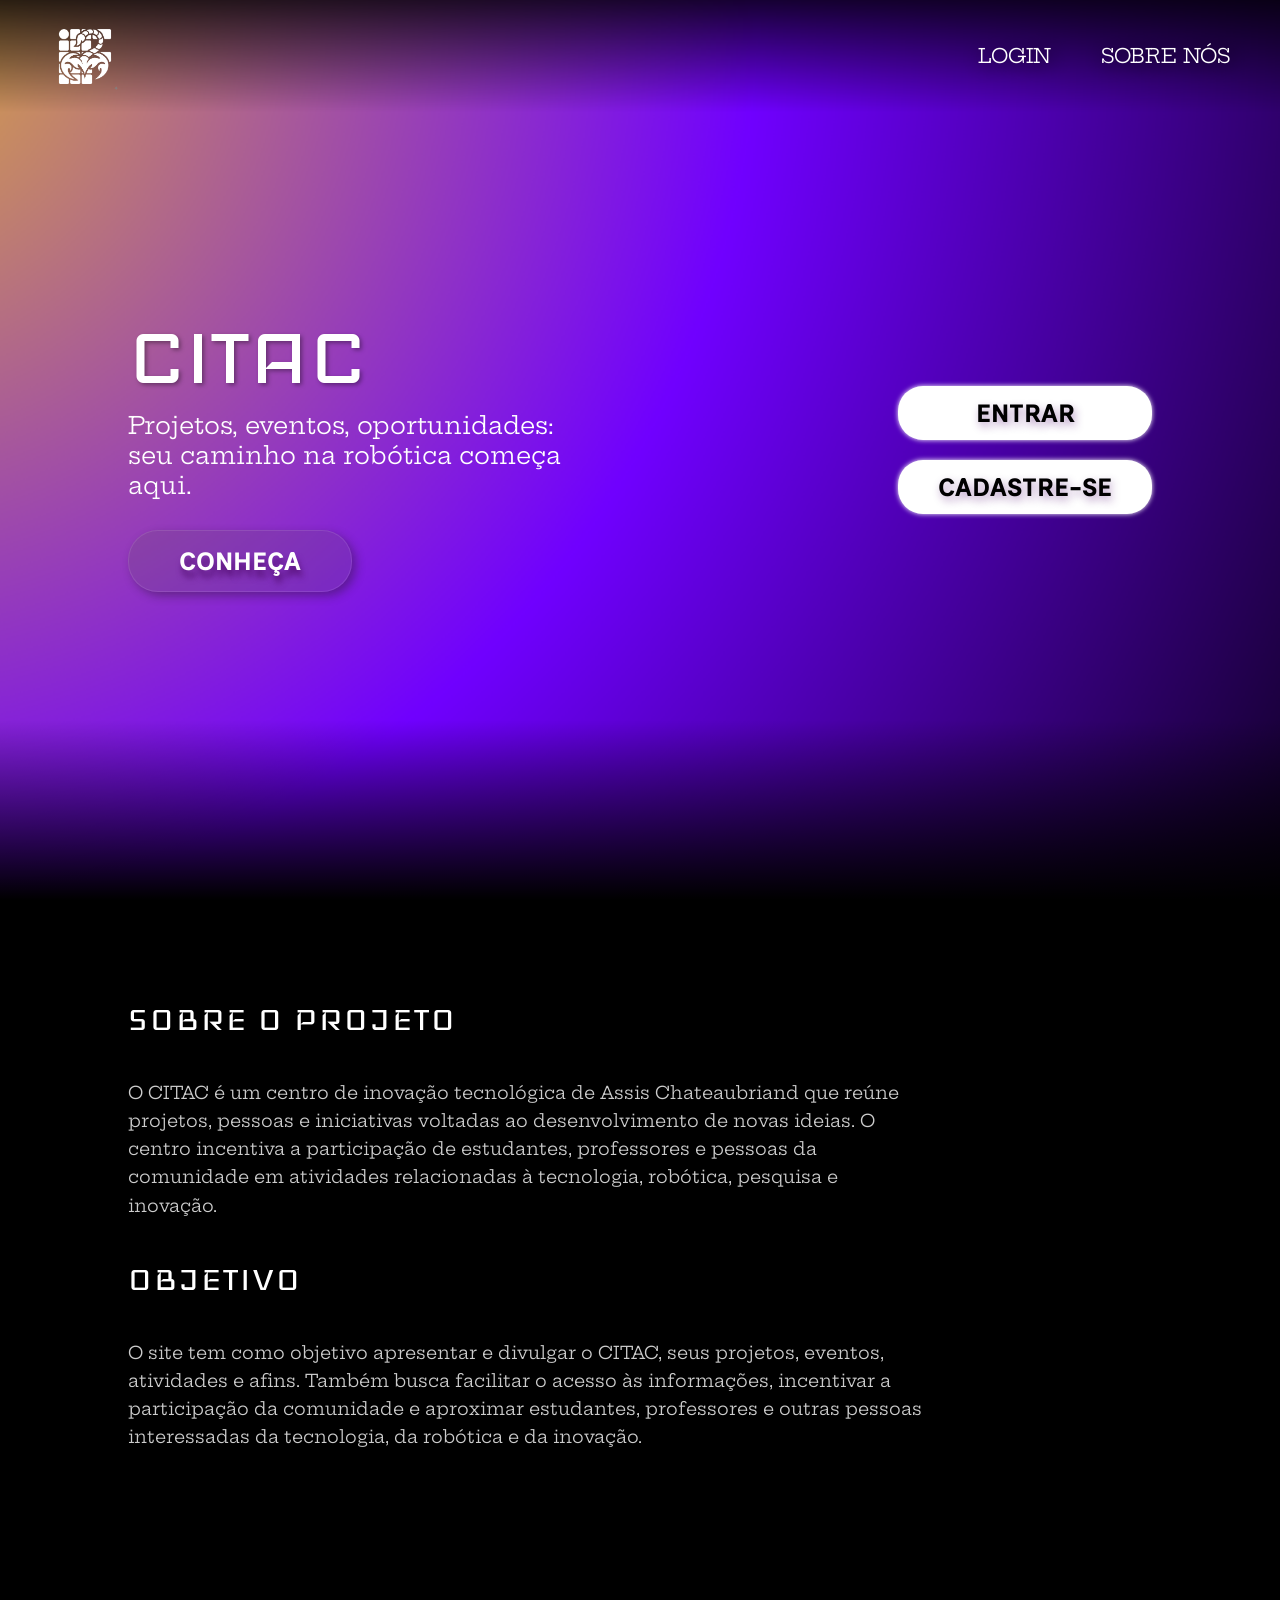
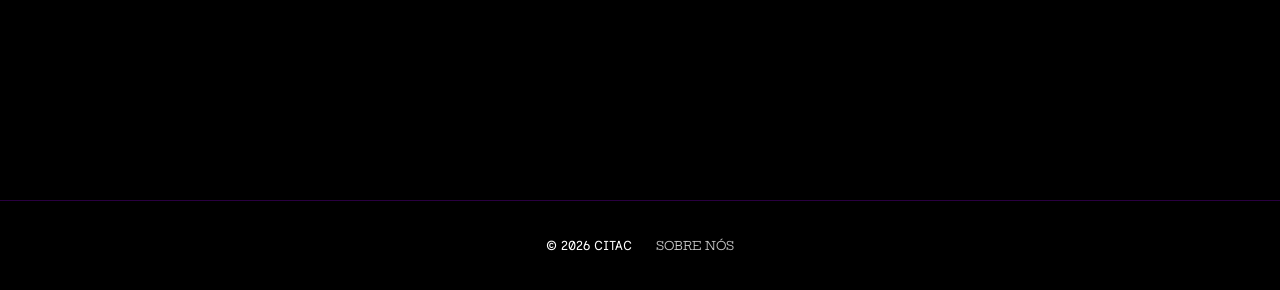
<file: Meu PFC/index.html>
<!DOCTYPE html>
<html lang="pt-br">
<head>
    <meta charset="UTF-8">
    <meta name="viewport" content="width=device-width, initial-scale=1.0">
    <title>CITAC</title>

    <link rel="stylesheet" href="style.css">

    <link href="https://fonts.googleapis.com/css?family=Inclusive+Sans" rel="stylesheet">
    <link href="https://fonts.googleapis.com/css?family=Iceland" rel="stylesheet">
    <link href="https://fonts.googleapis.com/css?family=Hepta+Slab" rel="stylesheet">
</head>

<body>

    <header>
        <img class="logo" src="Imagens/Gemini_Generated_Image_cf665ucf665ucf66-removebg-preview.png" width="70" alt="Logo CITAC">

        <nav class="navegacao">
            <a href="login.html"><h3>LOGIN</h3></a>
            <a href="sobre-nos.html"><h3>SOBRE NÓS</h3></a>
        </nav>
    </header>

    <div class="hero-background"></div>

    <section class="hero-container">

        <div class="hero-left">
            <h1 class="hero-title">CITAC</h1>

            <p class="hero-subtitle">
                Projetos, eventos, oportunidades: seu caminho na robótica começa aqui.
            </p>

            <a href="#sobre-projeto" class="btn-discover">CONHEÇA</a>
        </div>

        <div class="hero-right">
            <a href="login.html" class="btn-primary">ENTRAR</a>
            <a href="cadastro.html" class="btn-secondary">CADASTRE-SE</a>
        </div>

    </section>

    <section class="content-section">

        <div class="content-wrapper">

            <h2 id="sobre-projeto" class="section-title">SOBRE O PROJETO</h2>

            <p class="section-text">
                O CITAC é um centro de inovação tecnológica de Assis Chateaubriand que reúne projetos, pessoas e iniciativas voltadas ao desenvolvimento de novas ideias. O centro incentiva a participação de estudantes, professores e pessoas da comunidade em atividades relacionadas à tecnologia, robótica, pesquisa e inovação.
            </p>

            <h2 class="section-title">OBJETIVO</h2>

            <p class="section-text">
                O site tem como objetivo apresentar e divulgar o CITAC, seus projetos, eventos, atividades e afins. Também busca facilitar o acesso às informações, incentivar a participação da comunidade e aproximar estudantes, professores e outras pessoas interessadas da tecnologia, da robótica e da inovação.
            </p>

        </div>

    </section>

    <footer class="site-footer">
        <p>&copy; 2026 CITAC</p>
        <a href="sobre-nos.html">SOBRE NÓS</a>
    </footer>

</body>
</html>
</file>
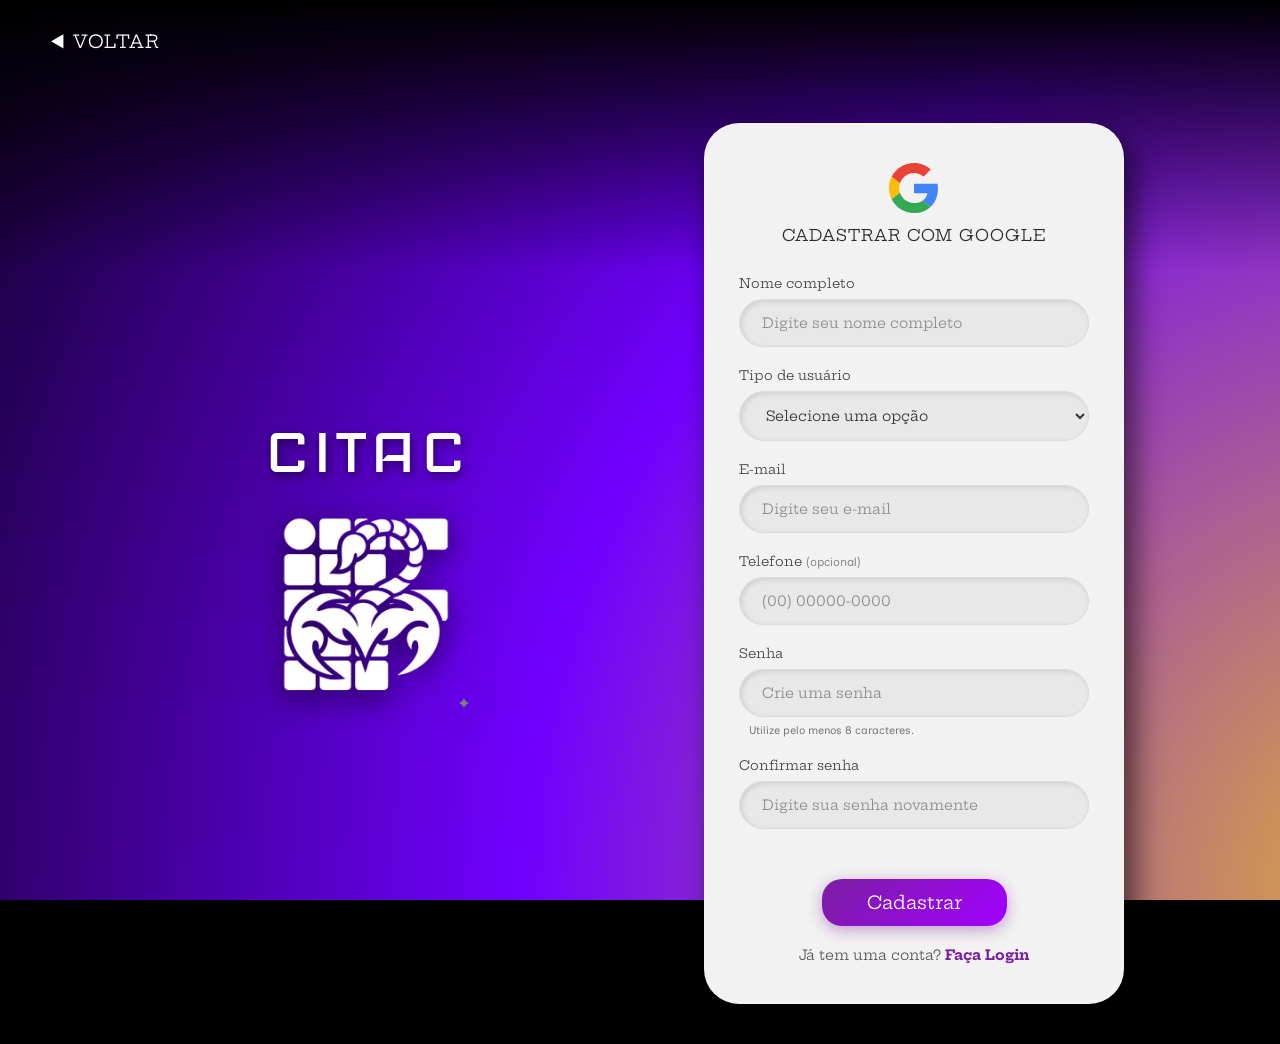
<file: Meu PFC/cadastro.html>
<!DOCTYPE html>
<html lang="pt-br">
<head>
    <meta charset="UTF-8">
    <meta name="viewport" content="width=device-width, initial-scale=1.0">
    <title>CITAC - Cadastro</title>

    <link rel="stylesheet" href="login.css">

    <link href="https://fonts.googleapis.com/css?family=Inclusive+Sans" rel="stylesheet">
    <link href="https://fonts.googleapis.com/css?family=Iceland" rel="stylesheet">
    <link href="https://fonts.googleapis.com/css?family=Hepta+Slab" rel="stylesheet">
</head>

<body>

    <div class="hero-background-inverted"></div>

    <header class="login-header">
        <a href="index.html" class="btn-voltar">
            &#9664; VOLTAR
        </a>
    </header>

    <main class="login-container">

        <div class="brand-section">
            <h1 class="brand-title">CITAC</h1>

            <img
                src="Imagens/Gemini_Generated_Image_cf665ucf665ucf66-removebg-preview.png"
                alt="Logo CITAC"
                class="brand-logo"
            >
        </div>

        <div class="login-card">

            <button type="button" class="btn-google">
                <svg class="google-icon"
                    xmlns="http://www.w3.org/2000/svg"
                    viewBox="0 0 48 48">

                    <path fill="#EA4335" d="M24 9.5c3.54 0 6.71 1.22 9.21 3.6l6.85-6.85C35.9 2.38 30.47 0 24 0 14.62 0 6.51 5.38 2.56 13.22l7.98 6.19C12.43 13.72 17.74 9.5 24 9.5z"/>

                    <path fill="#4285F4" d="M46.98 24.55c0-1.57-.15-3.09-.38-4.55H24v9.02h12.94c-.58 2.96-2.26 5.48-4.78 7.18l7.73 6c4.51-4.18 7.09-10.36 7.09-17.65z"/>

                    <path fill="#FBBC05" d="M10.53 28.59c-.48-1.45-.76-2.99-.76-4.59s.27-3.14.76-4.59l-7.98-6.19C.92 16.46 0 20.12 0 24c0 3.88.92 7.54 2.56 10.78l7.97-6.19z"/>

                    <path fill="#34A853" d="M24 48c6.48 0 11.93-2.13 15.89-5.81l-7.73-6c-2.15 1.45-4.92 2.3-8.16 2.3-6.26 0-11.57-4.22-13.47-9.91l-7.98 6.19C6.51 42.62 14.62 48 24 48z"/>
                </svg>

                <span>CADASTRAR COM GOOGLE</span>
            </button>

            <form class="login-form" id="cadastroForm">

                <div class="input-group">
                    <label for="nome">Nome completo</label>

                    <input
                        type="text"
                        id="nome"
                        name="nome"
                        placeholder="Digite seu nome completo"
                        autocomplete="name"
                        required
                        minlength="3"
                    >
                </div>

                <div class="input-group">
                    <label for="tipo_usuario">Tipo de usuário</label>

                    <select
                        id="tipo_usuario"
                        name="tipo_usuario"
                        required
                    >
                        <option value="" disabled selected>
                            Selecione uma opção
                        </option>

                        <option value="aluno">Aluno</option>
                        <option value="professor">Professor</option>
                    </select>
                </div>

                <div class="input-group">
                    <label for="email">E-mail</label>

                    <input
                        type="email"
                        id="email"
                        name="email"
                        placeholder="Digite seu e-mail"
                        autocomplete="email"
                        required
                    >
                </div>

                <div class="input-group">
                    <label for="telefone">
                        Telefone
                        <span class="optional-label">(opcional)</span>
                    </label>

                    <input
                        type="tel"
                        id="telefone"
                        name="telefone"
                        placeholder="(00) 00000-0000"
                        autocomplete="tel"
                        inputmode="tel"
                    >
                </div>

                <div class="input-group">
                    <label for="senha">Senha</label>

                    <input
                        type="password"
                        id="senha"
                        name="senha"
                        placeholder="Crie uma senha"
                        autocomplete="new-password"
                        minlength="8"
                        required
                    >

                    <small class="field-hint">
                        Utilize pelo menos 8 caracteres.
                    </small>
                </div>

                <div class="input-group">
                    <label for="confirmar_senha">
                        Confirmar senha
                    </label>

                    <input
                        type="password"
                        id="confirmar_senha"
                        name="confirmar_senha"
                        placeholder="Digite sua senha novamente"
                        autocomplete="new-password"
                        minlength="8"
                        required
                    >
                </div>

                <p
                    id="mensagemCadastro"
                    class="form-message"
                    role="status"
                    aria-live="polite"
                ></p>

                <button type="submit" class="btn-submit">
                    Cadastrar
                </button>

            </form>

            <p class="switch-auth">
                Já tem uma conta?
                <a href="login.html">Faça Login</a>
            </p>

        </div>

    </main>

    <script>
        const formulario = document.getElementById("cadastroForm");

        const senha = document.getElementById("senha");

        const confirmarSenha = document.getElementById("confirmar_senha");

        const tipoUsuario = document.getElementById("tipo_usuario");

        const mensagem = document.getElementById("mensagemCadastro");


        function verificarSenhas() {

            if (confirmarSenha.value !== senha.value) {

                confirmarSenha.setCustomValidity(
                    "As senhas não coincidem."
                );

            } else {

                confirmarSenha.setCustomValidity("");

            }

        }


        senha.addEventListener("input", verificarSenhas);

        confirmarSenha.addEventListener("input", verificarSenhas);


        formulario.addEventListener("submit", function(event) {

            event.preventDefault();

            verificarSenhas();

            if (!formulario.checkValidity()) {

                formulario.reportValidity();

                return;

            }

            const tipo = tipoUsuario.value;

            if (tipo === "professor") {

                mensagem.textContent =
                    "Cadastro preenchido! A conta de professor precisará de aprovação antes de receber permissões especiais.";

            } else {

                mensagem.textContent =
                    "Formulário preenchido e validado! A integração com o sistema de cadastro ainda precisa ser realizada.";

            }

        });

    </script>

</body>
</html>
</file>
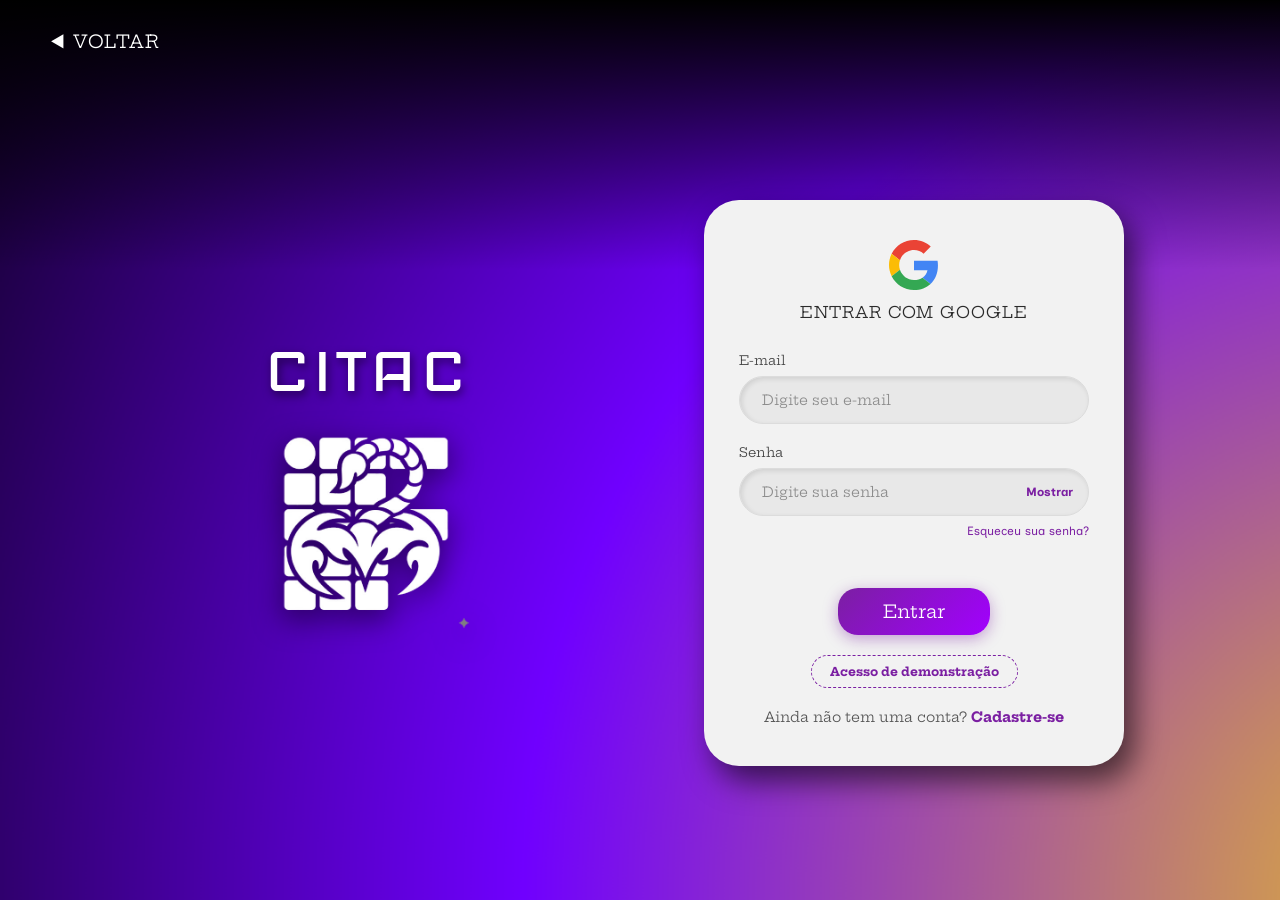
<file: Meu PFC/login.html>
<!DOCTYPE html>
<html lang="pt-br">

<head>
    <meta charset="UTF-8">
    <meta name="viewport" content="width=device-width, initial-scale=1.0">

    <title>CITAC - Login</title>

    <link rel="stylesheet" href="login.css">

    <link href="https://fonts.googleapis.com/css?family=Inclusive+Sans" rel="stylesheet">
    <link href="https://fonts.googleapis.com/css?family=Iceland" rel="stylesheet">
    <link href="https://fonts.googleapis.com/css?family=Hepta+Slab" rel="stylesheet">
</head>

<body>

    <div class="hero-background-inverted"></div>

    <header class="login-header">
        <a href="index.html" class="btn-voltar">
            &#9664; VOLTAR
        </a>
    </header>

    <main class="login-container">

        <div class="brand-section">

            <h1 class="brand-title">CITAC</h1>

            <img
                src="Imagens/Gemini_Generated_Image_cf665ucf665ucf66-removebg-preview.png"
                alt="Logo CITAC"
                class="brand-logo"
            >

        </div>

        <div class="login-card">

            <button type="button" class="btn-google">

                <svg
                    class="google-icon"
                    xmlns="http://www.w3.org/2000/svg"
                    viewBox="0 0 48 48"
                    aria-hidden="true"
                >

                    <path fill="#EA4335" d="M24 9.5c3.54 0 6.71 1.22 9.21 3.6l6.85-6.85C35.9 2.38 30.47 0 24 0 14.62 0 6.51 5.38 2.56 13.22l7.98 6.19C12.43 13.72 17.74 9.5 24 9.5z"/>

                    <path fill="#4285F4" d="M46.98 24.55c0-1.57-.15-3.09-.38-4.55H24v9.02h12.94c-.58 2.96-2.26 5.48-4.78 7.18l7.73 6c4.51-4.18 7.09-10.36 7.09-17.65z"/>

                    <path fill="#FBBC05" d="M10.53 28.59c-.48-1.45-.76-2.99-.76-4.59s.27-3.14.76-4.59l-7.98-6.19C.92 16.46 0 20.12 0 24c0 3.88.92 7.54 2.56 10.78l7.97-6.19z"/>

                    <path fill="#34A853" d="M24 48c6.48 0 11.93-2.13 15.89-5.81l-7.73-6c-2.15 1.45-4.92 2.3-8.16 2.3-6.26 0-11.57-4.22-13.47-9.91l-7.98 6.19C6.51 42.62 14.62 48 24 48z"/>

                </svg>

                <span>ENTRAR COM GOOGLE</span>

            </button>

            <form class="login-form" id="loginForm">

                <div class="input-group">

                    <label for="email">E-mail</label>

                    <input
                        type="email"
                        id="email"
                        name="email"
                        placeholder="Digite seu e-mail"
                        autocomplete="username"
                        required
                    >

                </div>

                <div class="input-group">

                    <label for="senha">Senha</label>

                    <div class="password-wrapper">

                        <input
                            type="password"
                            id="senha"
                            name="senha"
                            placeholder="Digite sua senha"
                            autocomplete="current-password"
                            required
                        >

                        <button
                            type="button"
                            class="toggle-password"
                            id="togglePassword"
                            aria-label="Mostrar senha"
                            aria-pressed="false"
                        >
                            Mostrar
                        </button>

                    </div>

                </div>

                <a
                    href="#"
                    class="forgot-password"
                    id="forgotPassword"
                >
                    Esqueceu sua senha?
                </a>

                <p
                    id="mensagemLogin"
                    class="form-message"
                    role="status"
                    aria-live="polite"
                ></p>

                <button type="submit" class="btn-submit">
                    Entrar
                </button>

            </form>

            <a href="painel.html" class="btn-demo">
                Acesso de demonstração
            </a>

            <p class="switch-auth">
                Ainda não tem uma conta?
                <a href="cadastro.html">Cadastre-se</a>
            </p>

        </div>

    </main>

    <script>

        const formulario = document.getElementById("loginForm");

        const campoSenha = document.getElementById("senha");

        const botaoSenha = document.getElementById("togglePassword");

        const mensagem = document.getElementById("mensagemLogin");

        const recuperarSenha = document.getElementById("forgotPassword");


        botaoSenha.addEventListener("click", function() {

            const senhaVisivel = campoSenha.type === "text";

            if (senhaVisivel) {

                campoSenha.type = "password";

                botaoSenha.textContent = "Mostrar";

                botaoSenha.setAttribute("aria-label", "Mostrar senha");

                botaoSenha.setAttribute("aria-pressed", "false");

            } else {

                campoSenha.type = "text";

                botaoSenha.textContent = "Ocultar";

                botaoSenha.setAttribute("aria-label", "Ocultar senha");

                botaoSenha.setAttribute("aria-pressed", "true");

            }

        });


        formulario.addEventListener("submit", function(event) {

            event.preventDefault();

            if (!formulario.checkValidity()) {

                formulario.reportValidity();

                return;

            }

            mensagem.textContent =
                "Campos preenchidos! A autenticação será disponibilizada após a integração com o servidor.";

        });


        recuperarSenha.addEventListener("click", function(event) {

            event.preventDefault();

            mensagem.textContent =
                "A recuperação de senha estará disponível após a integração com o servidor.";

        });

    </script>

</body>

</html>
</file>
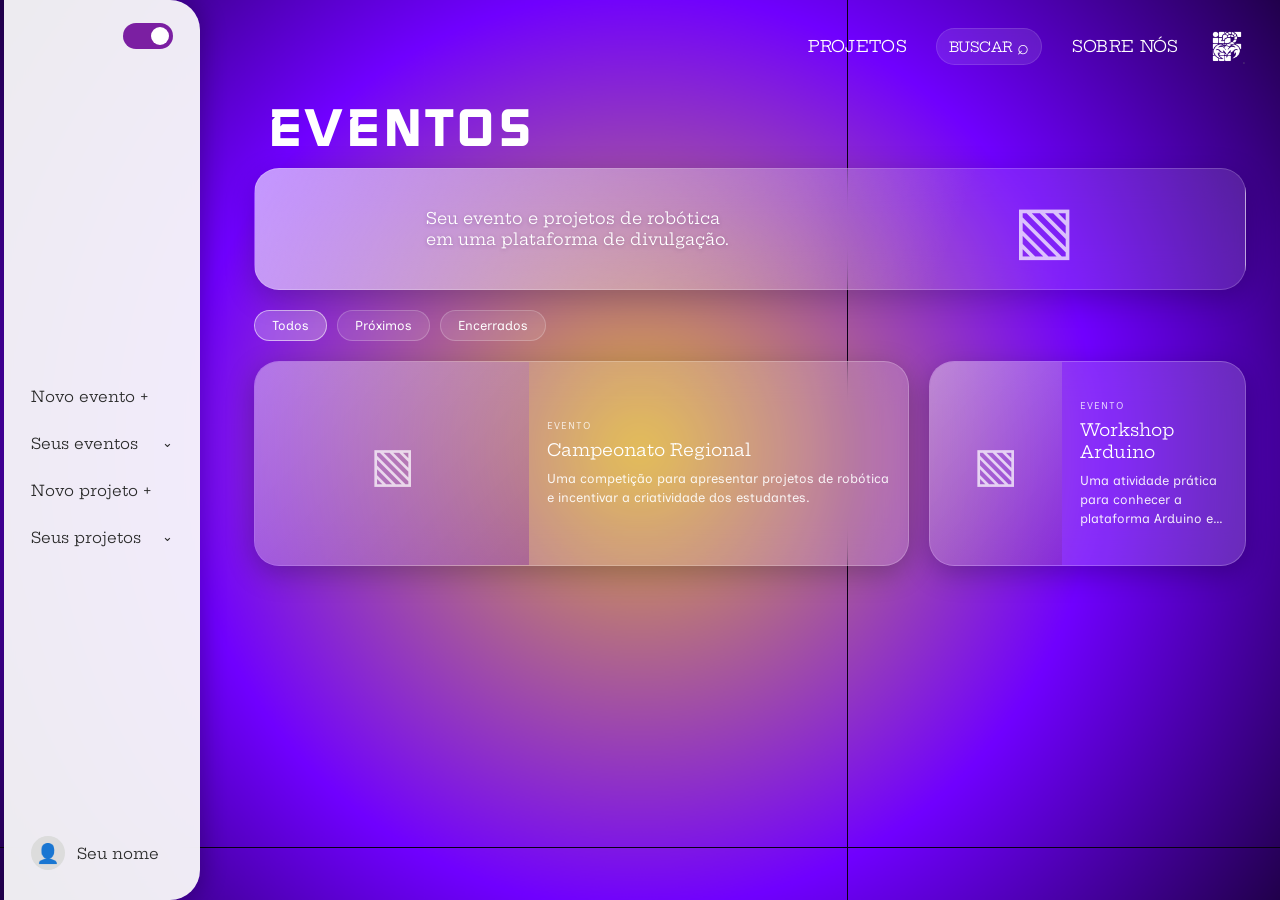
<file: Meu PFC/painel.html>
<!DOCTYPE html>
<html lang="pt-br">
<head>
    <meta charset="UTF-8">
    <meta name="viewport" content="width=device-width, initial-scale=1.0">
    <title>CITAC - Painel Principal</title>

    <link rel="stylesheet" href="painel.css">

    <link href="https://fonts.googleapis.com/css?family=Inclusive+Sans" rel="stylesheet">
    <link href="https://fonts.googleapis.com/css?family=Iceland" rel="stylesheet">
    <link href="https://fonts.googleapis.com/css?family=Hepta+Slab" rel="stylesheet">
</head>

<body>

    <div class="dashboard-background"></div>

    <button id="open-sidebar-btn" class="sidebar-open-btn"
        aria-label="Abrir menu lateral" title="Abrir menu">
        ☰
    </button>

    <aside id="sidebar" class="sidebar">

        <div class="sidebar-header">
            <label class="switch" title="Recolher menu">
                <input type="checkbox" id="sidebar-toggle" checked>
                <span class="slider round"></span>
            </label>
        </div>

        <nav class="sidebar-nav" aria-label="Menu principal">

            <div class="nav-item teacher-only">
                <button class="nav-link btn-modal"
                    data-target="modal-cadastro-item"
                    data-item-type="evento">
                    Novo evento +
                </button>
            </div>

            <div class="nav-item teacher-only">
                <button class="nav-link dropdown-btn" aria-expanded="false">
                    Seus eventos <span>⌄</span>
                </button>

                <div class="sub-menu">
                    <a href="#" class="history-link">RoboCup 2026</a>
                    <a href="#" class="history-link">Feira de Tecnologia</a>
                </div>
            </div>

            <div class="nav-item teacher-only">
                <button class="nav-link btn-modal"
                    data-target="modal-cadastro-item"
                    data-item-type="projeto">
                    Novo projeto +
                </button>
            </div>

            <div class="nav-item teacher-only">
                <button class="nav-link dropdown-btn" aria-expanded="false">
                    Seus projetos <span>⌄</span>
                </button>

                <div class="sub-menu">
                    <a href="#" class="history-link">Braço Robótico V2</a>
                    <a href="#" class="history-link">Seguidor de Linha</a>
                </div>
            </div>

            <div class="nav-item student-only">
                <button class="nav-link" id="my-activities-btn">
                    Minhas atividades
                </button>
            </div>

            <div class="nav-item student-only">
                <button class="nav-link btn-modal"
                    data-target="modal-cadastro-item"
                    data-item-type="proposta">
                    Propor projeto +
                </button>
            </div>

        </nav>

        <div class="sidebar-footer">
            <button class="user-profile-btn btn-modal"
                data-target="modal-perfil">

                <div class="avatar-icon" id="sidebar-avatar">👤</div>
                <span id="sidebar-user-name">Seu nome</span>

            </button>
        </div>

    </aside>


    <main class="main-wrapper">

        <header class="top-nav">

            <button class="top-link" id="projects-nav">
    PROJETOS
</button>

            <div class="search-container" id="search-container">

                <input
                    type="search"
                    id="search-input"
                    class="search-input"
                    placeholder="Buscar projetos e eventos..."
                    aria-label="Buscar projetos e eventos"
                >

                <button id="search-btn" class="search-btn"
                    aria-label="Abrir ou fechar busca">
                    BUSCAR <span>⌕</span>
                </button>

            </div>

            <a class="top-link" id="about-nav" href="sobre-nos.html?origem=painel">
    SOBRE NÓS
</a>

            <div class="brand-logo-small">
                <img
                    src="Imagens/Gemini_Generated_Image_cf665ucf665ucf66-removebg-preview.png"
                    alt="Logo CITAC"
                >
            </div>

        </header>


        <section id="content-page">

            <section class="dashboard-hero">

                <h1 class="page-title" id="page-title">EVENTOS</h1>

                <div class="glass-card main-card">

                    <div class="card-info">
                        <p>
                            Seu evento e projetos de robótica
                            em uma plataforma de divulgação.
                        </p>
                    </div>

                    <div class="card-image-placeholder">
                        <span>▧</span>
                    </div>

                </div>

            </section>


            <div class="content-filter" id="content-filter">

                <button class="filter-btn active" data-filter="todos">
                    Todos
                </button>

                <button class="filter-btn" data-filter="proximos">
                    Próximos
                </button>

                <button class="filter-btn" data-filter="encerrados">
                    Encerrados
                </button>

            </div>


            <section class="cards-grid" id="cards-grid"
                aria-live="polite">
            </section>

            <p class="empty-message" id="empty-message" hidden>
                Nenhum resultado encontrado.
            </p>

        </section>

    </main>


    <div id="modal-cadastro-item" class="modal-overlay">

        <div class="login-card-modal">

            <button class="modal-close-btn close-modal"
                aria-label="Fechar">&times;</button>

            <h2 id="modal-item-title">CRIAR ITEM</h2>

            <form class="modal-form" id="item-form">

                <div class="modal-input-group">
                    <input
                        type="text"
                        id="item-title"
                        placeholder="Título do projeto ou evento"
                        required
                    >
                </div>

                <div class="modal-input-group">
                    <textarea
                        id="item-description"
                        placeholder="Conte um pouco sobre sua iniciativa..."
                        rows="4"
                        required
                    ></textarea>
                </div>

                <div class="modal-input-group">
                    <label for="file-upload">Imagem da publicação (opcional)</label>
                    <input
                        type="file"
                        accept="image/*"
                        id="file-upload"
                    >
                </div>

                <button type="submit" class="btn-modal-submit">
                    Enviar
                </button>

                <p class="form-feedback" id="item-feedback"></p>

            </form>

        </div>

    </div>


    <!-- MODAL DE PERFIL -->
    <div id="modal-perfil" class="modal-overlay">

        <div class="login-card-modal">

            <button class="modal-close-btn close-modal"
                aria-label="Fechar">&times;</button>

            <h2>PERFIL</h2>

            <div class="avatar-selection">

                <p class="avatar-title">Escolha seu avatar:</p>

                <div class="avatars-grid">

                    <button type="button" class="avatar-option selected">👤</button>
                    <button type="button" class="avatar-option">🤖</button>
                    <button type="button" class="avatar-option">💻</button>
                    <button type="button" class="avatar-option">⚙️</button>

                </div>

            </div>

            <form class="modal-form" id="profile-form">

                <div class="modal-input-group">
                    <input
                        type="text"
                        id="profile-name"
                        placeholder="Seu nome"
                        value="Seu nome"
                        required
                    >
                </div>

                <button type="submit" class="btn-modal-submit">
                    Salvar alterações
                </button>

                <button type="button" class="btn-modal-secondary"
                    id="logout-btn">
                    Sair da conta
                </button>

                <button type="button" class="btn-modal-danger"
                    id="delete-account-btn">
                    Excluir minha conta
                </button>

                <p class="form-feedback" id="profile-feedback"></p>

            </form>

        </div>

    </div>


    <script src="painel.js"></script>

</body>
</html>
</file>
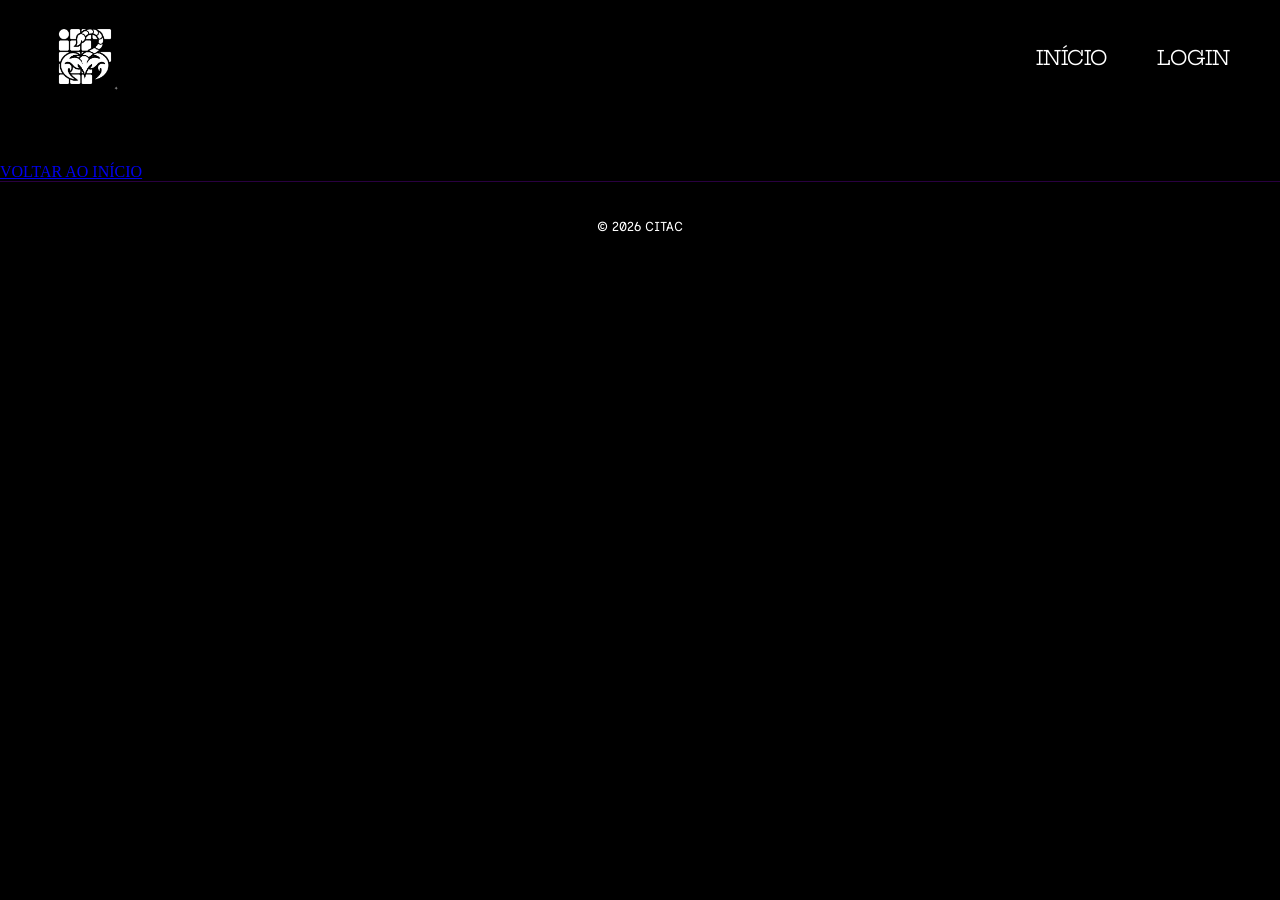
<file: Meu PFC/sobre-nos.html>
<!DOCTYPE html>
<html lang="pt-br">

<head>
    <meta charset="UTF-8">
    <meta name="viewport" content="width=device-width, initial-scale=1.0">

    <title>Sobre nós | CITAC</title>

    <link rel="stylesheet" href="style.css">
    <link rel="stylesheet" href="sobre-nos.css">

    <link href="https://fonts.googleapis.com/css?family=Inclusive+Sans" rel="stylesheet">
    <link href="https://fonts.googleapis.com/css?family=Iceland" rel="stylesheet">
    <link href="https://fonts.googleapis.com/css?family=Hepta+Slab" rel="stylesheet">
</head>

<body class="about-page">

    <header>

        <header>

    <a href="index.html" id="about-logo-link" aria-label="Voltar para a página inicial">
        <img
            class="logo"
            src="Imagens/Gemini_Generated_Image_cf665ucf665ucf66-removebg-preview.png"
            width="70"
            alt="Logo CITAC"
        >
    </a>

    <nav class="navegacao" id="about-navigation">
        <a href="index.html"><h3>INÍCIO</h3></a>
        <a href="login.html"><h3>LOGIN</h3></a>
    </nav>

    <a href="index.html" class="btn-voltar" id="context-back" hidden>
        &#9664; VOLTAR
    </a>

</header>

    </header>

    <main class="about-content">

        <span class="about-eyebrow">CITAC</span>

        <h1 class="about-title">SOBRE NÓS</h1>

        <p class="about-intro">
            Este espaço foi desenvolvido para aproximar estudantes, professores e comunidade
            das iniciativas de tecnologia, robótica e inovação do CITAC.
        </p>

        <div class="about-divider"></div>

        <section class="team-section" aria-labelledby="development-title">

            <h2 id="development-title" class="team-heading">
                DESENVOLVIMENTO
            </h2>

            <p class="team-names">
                Júlia Horing <span>•</span> Laura Maria
            </p>

        </section>

        <section class="team-section" aria-labelledby="advisors-title">

            <h2 id="advisors-title" class="team-heading">
                ORIENTAÇÃO
            </h2>

            <p class="team-names">
                Celina <span>•</span> Alexandre Monge
            </p>

        </section>

        <a class="about-back" id="about-back" href="index.html">
    VOLTAR AO INÍCIO
</a>
    </main>

    <footer class="site-footer about-footer">
        <p>&copy; 2026 CITAC</p>
    </footer>

    <script>

    const parametros = new URLSearchParams(window.location.search);

    const veioDoPainel = parametros.get("origem") === "painel";

    if (veioDoPainel) {

        const logoLink = document.getElementById("about-logo-link");
        const navegacao = document.getElementById("about-navigation");
        const voltar = document.getElementById("context-back");
        const voltarInicio = document.getElementById("about-back");

        logoLink.hidden = true;
        navegacao.hidden = true;

        voltar.href = "painel.html";
        voltar.hidden = false;

        voltarInicio.hidden = true;

    }

</script>

</body>
</html>
</file>
<file: Meu PFC/style.css>
* {
    margin: 0px;
    padding: 0px;
    box-sizing: border-box;
}

body {
    margin: 0;
    padding: 0;
    overflow-x: hidden;
    background-color: #000000;
}

header {
    position: absolute;
    top: 0;
    left: 0;
    width: 100%;
    padding: 20px 50px;
    background: linear-gradient(to bottom, rgba(0, 0, 0, 0.8) 0%, rgba(0, 0, 0, 0) 100%);
    z-index: 10;

    display: flex;
    justify-content: space-between;
    align-items: center;
}

.navegacao {
    display: flex;
    gap: 50px;
}

.navegacao a {
    text-decoration: none;
    color: #ffffff;
}

header h3 {
    color: #ffffff;
    cursor: pointer;
    font-family: 'Hepta Slab';
    font-size: 20px;
    font-weight: normal;
    text-shadow: 2px 2px 20px black;
}

.hero-background {
    position: fixed;
    top: 0;
    left: 0;
    width: 100vw;
    height: 100vh;
    z-index: -1;

    background-image:
        linear-gradient(to bottom, rgba(0, 0, 0, 0) 80%, #000000 100%),
        url('Imagens/𝐂𝐈𝐓𝐀𝐂.png');

    background-size: cover;
    background-position: top center;
    background-repeat: no-repeat;
}

.hero-container {
    display: flex;
    justify-content: space-between;
    align-items: center;
    padding: 0 10%;
    height: 100vh;
    width: 100vw;
    box-sizing: border-box;
    position: relative;
    z-index: 1;
}

.hero-left {
    display: flex;
    flex-direction: column;
    align-items: flex-start;
    max-width: 500px;
}

.hero-title {
    color: #ffffff;
    font-weight: normal;
    font-family: 'Iceland';
    font-size: 100px;
    margin-bottom: 5px;
    text-shadow: 2px 2px 4px #0000005d;
}

.hero-subtitle {
    color: #ffffff;
    font-size: 1.5rem;
    max-width: 450px;
    margin-bottom: 30px;
    font-family: 'Hepta Slab';
}

.btn-discover,
.btn-discover:visited,
.btn-discover:active {
    display: inline-block;
    text-decoration: none;
    text-align: center;
    background: rgba(95, 90, 90, 0.2);
    border: 1px solid rgba(255, 255, 255, 0.1);
    color: white;
    padding: 15px 50px;
    border-radius: 30px;
    cursor: pointer;
    font-weight: bold;
    transition: 0.3s;
    box-shadow: 4px 4px 10px #25142c65;
    font-family: 'Inclusive Sans';
    font-size: 25px;
    text-shadow: 2px 7px 6px #571177;
}

.btn-discover:hover {
    text-decoration: none;
    background: rgba(255, 255, 255, 0.1);
    transform: translateY(-2px);
    color: white;
}

.hero-right {
    display: flex;
    flex-direction: column;
    gap: 20px;
}

.btn-primary,
.btn-secondary {
    display: inline-block;
    text-align: center;
    text-decoration: none;
    font-weight: 900;
    padding: 12px 40px;
    border-radius: 25px;
    min-width: 150px;
    font-family: 'Inclusive Sans';
    font-size: 25px;
    box-shadow: 0px 0px 5px white;
    transition: 0.3s ease;
    text-shadow: 2px 4px 8px #57117770;
}

.btn-primary {
    background-color: white;
    color: black;
}

.btn-secondary {
    background-color: white;
    color: black;
}

.content-section {
    background-color: #000000;
    color: #ffffff;
    font-family: Arial, Helvetica, sans-serif;
    padding: 100px 10%;
    min-height: 100vh;
    position: relative;
    z-index: 2;
}

.content-wrapper {
    max-width: 800px;
    display: flex;
    flex-direction: column;
    gap: 40px;
}

.section-title {
    font-size: 2.5rem;
    font-weight: bold;
    letter-spacing: 2px;
    text-transform: uppercase;
    margin: 0;
    color: #ffffff;
    font-family: 'Iceland';
    font-weight: 400;
}

.section-text {
    font-size: 1.1rem;
    line-height: 1.6;
    color: #cccccc;
    font-family: 'Hepta Slab';
}

.btn-primary {
    animation: aparecerBotao 0.7s ease-out both;
}

.btn-secondary {
    animation: aparecerBotao 0.7s ease-out 0.15s both;
}

.btn-primary:hover,
.btn-secondary:hover {
    transform: translateY(-5px) scale(1.04);

    box-shadow:
        0px 0px 12px white,
        0px 0px 25px rgba(162, 0, 255, 0.45);
}

.btn-primary:active,
.btn-secondary:active {
    transform: translateY(-1px) scale(0.98);
}

@keyframes aparecerBotao {
    from {
        opacity: 0;
        filter: blur(4px);
    }

    to {
        opacity: 1;
        filter: blur(0);
    }
}

.site-footer {
    width: 100%;
    height: 90px;
    background-image: none;
    background-color: #000000;
    border-top: 1px solid rgba(162, 0, 255, 0.25);

    display: flex;
    justify-content: center;
    align-items: center;
    gap: 24px;

    color: #ffffff;
    font-family: 'Inclusive Sans', sans-serif;
    font-size: 13px;

    position: relative;
    z-index: 10;
}

.site-footer::before {
    display: none;
}

.site-footer a {
    color: #cccccc;
    font-family: 'Hepta Slab';
    font-size: 12px;
    text-decoration: none;
    transition: color 0.3s ease;
}

.site-footer a:hover {
    color: #c77dff;
}

@media (prefers-reduced-motion: reduce) {
    .btn-primary,
    .btn-secondary {
        animation: none;
    }

    .btn-primary,
    .btn-secondary,
    .site-footer a {
        transition: none;
    }
}

@media (max-width: 700px) {

    header {
        padding: 18px 22px;
    }

    .navegacao {
        gap: 20px;
    }

    header h3 {
        font-size: 14px;
    }

    .hero-container {
        flex-direction: column;
        justify-content: center;
        align-items: flex-start;
        gap: 45px;
        padding: 120px 8% 50px;
        min-height: 100vh;
        height: auto;
    }

    .hero-title {
        font-size: 76px;
    }

    .hero-subtitle {
        font-size: 1.1rem;
    }

    .hero-right {
        flex-direction: row;
        flex-wrap: wrap;
        gap: 14px;
    }

    .btn-primary,
    .btn-secondary {
        min-width: 0;
        padding: 11px 22px;
        font-size: 18px;
    }

    .content-section {
        padding: 75px 8%;
    }

    .section-title {
        font-size: 2rem;
    }

    .section-text {
        font-size: 1rem;
    }
}
</file>
<file: Meu PFC/login.css>
* {
    margin: 0;
    padding: 0;
    box-sizing: border-box;
}

body {
    min-height: 100vh;
    background-color: #000000;
    font-family: 'Inclusive Sans', sans-serif;
    color: #ffffff;
    overflow-x: hidden;
    position: relative;
}

.hero-background-inverted {
    position: fixed;
    top: 0;
    left: 0;
    width: 100vw;
    height: 100vh;
    z-index: -1;
    background-image: 
      linear-gradient(to bottom, rgba(0, 0, 0, 0) 70%, #000000 100%),
      url('Imagens/𝐂𝐈𝐓𝐀𝐂.png');
    background-size: cover;
    background-position: center;
    background-repeat: no-repeat;
    
    transform: scale(-1, -1);
}

.login-header {
    padding: 30px 50px;
    position: relative;
    z-index: 10;
}

.btn-voltar {
    color: #ffffff;
    text-decoration: none;
    font-family: 'Hepta Slab', serif;
    font-size: 18px;
    letter-spacing: 1px;
    transition: opacity 0.3s ease;
}

.btn-voltar:hover {
    opacity: 0.8;
}

.login-container {
    display: flex;
    justify-content: space-evenly;
    align-items: center;
    min-height: calc(100vh - 100px);
    padding: 0 5%;
}

.brand-section {
    display: flex;
    flex-direction: column;
    align-items: center;
    text-align: center;
}

.brand-title {
    font-family: 'Iceland', sans-serif;
    font-size: 80px;
    font-weight: normal;
    color: #ffffff;
    letter-spacing: 3px;
    text-shadow: 2px 4px 10px rgba(0, 0, 0, 0.5);
}

.brand-logo {
    width: 220px;
    height: auto;
    filter: drop-shadow(0px 8px 15px rgba(0, 0, 0, 0.6));
}

.login-card {
    background-color: #f2f2f2;
    width: 100%;
    max-width: 420px;
    padding: 40px 35px;
    border-radius: 35px;
    box-shadow: 10px 15px 30px rgba(0, 0, 0, 0.6);
    
    display: flex;
    flex-direction: column;
    align-items: center;
    gap: 30px;
}

.btn-google {
    background: transparent;
    border: none;
    display: flex;
    flex-direction: column;
    align-items: center;
    gap: 12px;
    cursor: pointer;
    color: #2b2b2b;
    font-family: 'Hepta Slab', serif;
    font-size: 16px;
    letter-spacing: 1px;
    transition: transform 0.2s ease;
}

.btn-google:hover {
    transform: scale(1.03);
}

.google-icon {
    width: 50px;
    height: 50px;
}

.login-form {
    width: 100%;
    display: flex;
    flex-direction: column;
    align-items: center;
    gap: 20px;
}

.input-group {
    width: 100%;
}

.input-group input {
    width: 100%;
    padding: 14px 22px;
    border-radius: 25px;
    border: 1px solid #dcdcdc;
    background-color: #e8e8e8;
    font-family: 'Hepta Slab', serif;
    font-size: 16px;
    color: #333333;
    outline: none;
    box-shadow: inset 2px 2px 5px rgba(0, 0, 0, 0.1);
    transition: border-color 0.3s ease, background-color 0.3s ease;
}

.input-group input::placeholder {
    color: #8c8c8c;
}

.input-group input:focus {
    background-color: #ffffff;
    border-color: #7b2cbf;
}

.btn-submit {
    margin-top: 10px;
    background: linear-gradient(135deg, #7b1fa2 0%, #a200ff 100%);
    color: #ffffff;
    border: none;
    padding: 12px 45px;
    border-radius: 20px;
    font-family: 'Hepta Slab', serif;
    font-size: 18px;
    cursor: pointer;
    box-shadow: 0px 4px 15px rgba(123, 31, 162, 0.4);
    transition: transform 0.2s ease, box-shadow 0.2s ease;
}

.btn-submit:hover {
    transform: translateY(-2px);
    box-shadow: 0px 6px 20px rgba(123, 31, 162, 0.6);
}

.switch-auth {
    font-family: 'Hepta Slab', serif;
    font-size: 14px;
    color: #555555;
    text-align: center;
    margin-top: -10px;
}

.switch-auth a {
    color: #7b1fa2;
    font-weight: bold;
    text-decoration: none;
    transition: color 0.2s ease;
}

.switch-auth a:hover {
    color: #a200ff;
    text-decoration: underline;
}

.btn-demo {
    display: inline-flex;
    align-items: center;
    justify-content: center;
    gap: 8px;
    text-decoration: none;
    color: #7b1fa2;
    font-family: 'Hepta Slab', serif;
    font-size: 13px;
    font-weight: bold;
    padding: 8px 18px;
    border: 1.5px dashed #7b1fa2;
    border-radius: 18px;
    background: transparent;
    transition: all 0.2s ease;
    margin-top: -5px;
}

.btn-demo:hover {
    background-color: #7b1fa2;
    color: #ffffff;
    border-style: solid;
    transform: translateY(-2px);
    box-shadow: 0px 4px 12px rgba(123, 31, 162, 0.3);
}


.input-group label {
    display: block;
    margin-bottom: 8px;

    font-family: 'Hepta Slab', serif;
    font-size: 13px;
    color: #444444;
}

.input-group input,
.input-group select {
    width: 100%;
    padding: 14px 22px;

    border-radius: 25px;
    border: 1px solid #dcdcdc;

    background-color: #e8e8e8;

    font-family: 'Hepta Slab', serif;
    font-size: 14px;
    color: #333333;

    outline: none;

    box-shadow: inset 2px 2px 5px rgba(0, 0, 0, 0.1);

    transition: border-color 0.3s ease,
                background-color 0.3s ease;
}

.input-group select {
    cursor: pointer;
    appearance: auto;
}

.input-group input:focus,
.input-group select:focus {
    background-color: #ffffff;
    border-color: #7b2cbf;
}

.optional-label {
    font-family: 'Inclusive Sans', sans-serif;
    font-size: 12px;
    color: #888888;
}

.field-hint {
    display: block;
    margin: 7px 0 0 10px;

    font-family: 'Inclusive Sans', sans-serif;
    font-size: 11px;
    color: #777777;
}

.form-message {
    width: 100%;

    font-family: 'Inclusive Sans', sans-serif;
    font-size: 13px;
    color: #7136a8;

    text-align: center;
    line-height: 1.5;
}


@media (max-width: 850px) {

    .login-container {
        flex-direction: column;
        justify-content: center;
        gap: 30px;

        padding: 20px 5% 50px;
    }

    .brand-title {
        font-size: 65px;
    }

    .brand-logo {
        width: 160px;
    }

    .login-card {
        max-width: 450px;
    }

}

@media (max-width: 480px) {

    .login-header {
        padding: 20px 25px;
    }

    .btn-voltar {
        font-size: 15px;
    }

    .login-container {
        padding: 10px 18px 35px;
        gap: 20px;
    }

    .brand-title {
        font-size: 55px;
    }

    .brand-logo {
        width: 130px;
    }

    .login-card {
        padding: 30px 22px;
        border-radius: 25px;
        gap: 25px;
    }

    .input-group input,
    .input-group select {
        font-size: 13px;
        padding: 13px 17px;
    }

    .btn-submit {
        font-size: 16px;
    }

}

@media (min-width: 851px) {

    .login-container {
        width: 100%;
        max-width: 1600px;

        margin: 0 auto;

        justify-content: center;
        align-items: center;

        gap: clamp(60px, 10vw, 160px);

        padding: 40px clamp(40px, 6vw, 100px);
    }

    .brand-section {
        flex: 0 1 420px;
    }

    .login-card {
        flex: 0 1 420px;
        width: 100%;
    }

}


@media (min-width: 851px) and (max-height: 760px) {

    .login-container {
        align-items: flex-start;

        min-height: auto;

        padding-top: 35px;
        padding-bottom: 60px;
    }

    .brand-section {
        margin-top: 20px;
    }

}

.password-wrapper {
    position: relative;
    width: 100%;
}

.password-wrapper input {
    padding-right: 90px;
}

.toggle-password {
    position: absolute;
    right: 16px;
    top: 50%;
    transform: translateY(-50%);

    border: none;
    background: transparent;

    color: #7b1fa2;

    font-family: 'Inclusive Sans', sans-serif;
    font-size: 12px;
    font-weight: bold;

    cursor: pointer;

    transition: color 0.2s ease;
}

.toggle-password:hover {
    color: #a200ff;
}

.forgot-password {
    align-self: flex-end;

    margin-top: -12px;

    font-family: 'Inclusive Sans', sans-serif;
    font-size: 12px;

    color: #7b1fa2;
    text-decoration: none;

    transition: color 0.2s ease;
}

.forgot-password:hover {
    color: #a200ff;
    text-decoration: underline;
}

.btn-demo {
    margin-top: -10px;
    text-align: center;
    font-size: 12px;
}

.toggle-password:focus-visible,
.forgot-password:focus-visible,
.btn-demo:focus-visible {
    outline: 2px solid #7b2cbf;
    outline-offset: 4px;
}


.password-wrapper input::-ms-reveal,
.password-wrapper input::-ms-clear {
    display: none;
}

.password-wrapper input {
    padding-right: 90px;
}

.password-wrapper .toggle-password {
    position: absolute;
    right: 16px;
    top: 50%;
    transform: translateY(-50%);

    z-index: 2;
    white-space: nowrap;
}
</file>
<file: Meu PFC/painel.css>
* {
    margin: 0;
    padding: 0;
    box-sizing: border-box;
}

body {
    min-height: 100vh;
    background-color: #0b0214;
    font-family: 'Inclusive Sans', sans-serif;
    color: #ffffff;
    overflow-x: hidden;
    display: flex;
}

.dashboard-background {
    position: fixed;
    top: 0;
    left: 0;
    width: 100vw;
    height: 100vh;
    z-index: -2;
    background-image: url('Imagens/citac2.png');
    background-size: cover;
    background-position: center;
    background-repeat: no-repeat;
}

.sidebar-open-btn {
    position: fixed;
    top: 25px;
    left: 20px;
    z-index: 99;
    background: rgba(255, 255, 255, 0.9);
    border: none;
    border-radius: 50%;
    width: 45px;
    height: 45px;
    font-size: 20px;
    cursor: pointer;
    box-shadow: 0 4px 15px rgba(0,0,0,0.4);
    opacity: 0;
    pointer-events: none;
    transition: opacity 0.3s ease, transform 0.2s ease;
}

.sidebar-open-btn:hover {
    transform: scale(1.08);
}

.sidebar-open-btn.visible {
    opacity: 1;
    pointer-events: auto;
}

.sidebar {
    position: fixed;
    top: 3vh;
    left: 20px;
    width: 270px;
    height: 94vh;
    background: rgba(245, 245, 245, 0.92);
    backdrop-filter: blur(10px);
    border-radius: 35px;
    display: flex;
    flex-direction: column;
    justify-content: space-between;
    padding: 30px 20px;
    z-index: 100;
    color: #2b2b2b;
    transition: transform 0.4s cubic-bezier(0.4, 0, 0.2, 1);
    box-shadow: 5px 0 25px rgba(0,0,0,0.4);
}

.sidebar.collapsed {
    transform: translateX(-320px);
}

.switch {
    position: relative;
    display: inline-block;
    width: 50px;
    height: 26px;
}

.switch input { opacity: 0; width: 0; height: 0; }

.slider {
    position: absolute;
    cursor: pointer;
    top: 0; left: 0; right: 0; bottom: 0;
    background-color: #ccc;
    transition: .4s;
}

.slider:before {
    position: absolute;
    content: "";
    height: 18px; width: 18px;
    left: 4px; bottom: 4px;
    background-color: white;
    transition: .4s;
}

input:checked + .slider { background-color: #7b1fa2; }
input:checked + .slider:before { transform: translateX(24px); }
.slider.round { border-radius: 34px; }
.slider.round:before { border-radius: 50%; }

.sidebar-nav {
    display: flex;
    flex-direction: column;
    gap: 15px;
    margin-top: 20px;
}

.nav-link {
    background: none;
    border: none;
    font-family: 'Inclusive Sans', sans-serif;
    font-size: 18px;
    color: #2b2b2b;
    text-align: left;
    cursor: pointer;
    width: 100%;
    padding: 8px 0;
    transition: color 0.2s;
}

.nav-link:hover { color: #7b1fa2; }

.sub-menu {
    display: none;
    flex-direction: column;
    padding-left: 15px;
    gap: 8px;
}

.sub-menu.open { display: flex; }

.sub-menu a {
    text-decoration: none;
    color: #666;
    font-size: 14px;
}

.user-profile-btn {
    display: flex;
    align-items: center;
    gap: 12px;
    background: none;
    border: none;
    cursor: pointer;
    font-family: 'Inclusive Sans', sans-serif;
    font-size: 18px;
    color: #2b2b2b;
}

.avatar-icon {
    width: 35px;
    height: 35px;
    background: #dcdcdc;
    border-radius: 50%;
    display: flex;
    align-items: center;
    justify-content: center;
}

.main-wrapper {
    margin-left: 310px;
    width: calc(100% - 310px);
    max-width: 1200px;
    padding: 30px 40px;
    transition: margin-left 0.4s ease, width 0.4s ease, margin 0.4s ease;
}

body.sidebar-collapsed .main-wrapper {
    margin-left: auto;
    margin-right: auto;
    width: 100%;
    max-width: 1000px;
}

.top-nav {
    display: flex;
    justify-content: flex-end;
    align-items: center;
    gap: 35px;
}

.top-link {
    color: #ffffff;
    text-decoration: none;
    font-family: 'Hepta Slab', serif;
    font-size: 16px;
    letter-spacing: 1px;
}

.search-container {
    display: flex;
    align-items: center;
    background: rgba(255, 255, 255, 0.15);
    border-radius: 20px;
    padding: 5px 15px;
    backdrop-filter: blur(5px);
}

.search-input {
    background: transparent;
    border: none;
    outline: none;
    color: #fff;
    width: 0px;
    transition: width 0.3s ease;
}

.search-container.active .search-input {
    width: 180px;
    padding-right: 10px;
}

.search-input::placeholder { color: #ddd; }

.search-btn {
    background: none;
    border: none;
    color: white;
    cursor: pointer;
    font-family: 'Hepta Slab', serif;
}

.brand-logo-small img { width: 35px; height: auto; }

.dashboard-hero { margin-top: 40px; }

.page-title {
    font-family: 'Iceland', sans-serif;
    font-size: 72px;
    letter-spacing: 3px;
    margin-bottom: 20px;
}

.glass-card {
    background: rgba(255, 255, 255, 0.12);
    backdrop-filter: blur(20px);
    border: 1px solid rgba(255, 255, 255, 0.2);
    border-radius: 25px;
    box-shadow: 0 8px 32px 0 rgba(0, 0, 0, 0.3);
}

.main-card {
    padding: 30px;
    display: flex;
    justify-content: space-between;
    align-items: center;
    min-height: 180px;
    margin-bottom: 30px;
}

.card-info p {
    font-family: 'Hepta Slab', serif;
    font-size: 20px;
    max-width: 380px;
    line-height: 1.4;
}

.card-image-placeholder {
    font-size: 50px;
    opacity: 0.7;
}

.cards-grid {
    display: grid;
    grid-template-columns: repeat(auto-fill, minmax(280px, 1fr));
    gap: 25px;
}

.grid-card {
    height: 160px;
    position: relative;
    cursor: pointer;
    transition: transform 0.3s ease, box-shadow 0.3s ease;
    overflow: hidden;
}

.grid-card:hover {
    transform: translateY(-5px);
    box-shadow: 0 12px 40px rgba(123, 31, 162, 0.4);
}

.card-overlay {
    position: absolute;
    bottom: 0;
    width: 100%;
    padding: 15px;
    background: linear-gradient(to top, rgba(0,0,0,0.8), transparent);
}

.card-overlay h3 {
    font-family: 'Inclusive Sans', sans-serif;
    font-size: 18px;
}

.modal-overlay {
    position: fixed;
    top: 0; left: 0;
    width: 100vw; height: 100vh;
    background: rgba(0, 0, 0, 0.65);
    backdrop-filter: blur(6px);
    display: flex;
    justify-content: center;
    align-items: center;
    opacity: 0;
    pointer-events: none;
    transition: opacity 0.3s ease;
    z-index: 200;
}

.modal-overlay.active {
    opacity: 1;
    pointer-events: auto;
}

.login-card-modal {
    background-color: #f2f2f2;
    width: 90%;
    max-width: 440px;
    padding: 40px 35px;
    border-radius: 35px;
    box-shadow: 10px 15px 30px rgba(0, 0, 0, 0.6);
    position: relative;
    display: flex;
    flex-direction: column;
    align-items: center;
    gap: 20px;
    color: #2b2b2b;
}

.login-card-modal h2 {
    font-family: 'Iceland', sans-serif;
    font-size: 38px;
    color: #2b2b2b;
    letter-spacing: 2px;
}

.modal-close-btn {
    position: absolute;
    top: 20px;
    right: 25px;
    background: none;
    border: none;
    font-size: 28px;
    color: #555555;
    cursor: pointer;
    transition: color 0.2s ease;
}

.modal-close-btn:hover {
    color: #7b1fa2;
}

.modal-form {
    width: 100%;
    display: flex;
    flex-direction: column;
    gap: 16px;
}

.modal-input-group {
    width: 100%;
}

.modal-input-group input,
.modal-input-group textarea {
    width: 100%;
    padding: 14px 22px;
    border-radius: 25px;
    border: 1px solid #dcdcdc;
    background-color: #e8e8e8;
    font-family: 'Hepta Slab', serif;
    font-size: 15px;
    color: #333333;
    outline: none;
    box-shadow: inset 2px 2px 5px rgba(0, 0, 0, 0.1);
    transition: border-color 0.3s ease, background-color 0.3s ease;
}

.modal-input-group input::placeholder,
.modal-input-group textarea::placeholder {
    color: #8c8c8c;
}

.modal-input-group input:focus,
.modal-input-group textarea:focus {
    background-color: #ffffff;
    border-color: #7b2cbf;
}

.btn-modal-submit {
    margin-top: 5px;
    background: linear-gradient(135deg, #7b1fa2 0%, #a200ff 100%);
    color: #ffffff;
    border: none;
    padding: 14px;
    border-radius: 20px;
    font-family: 'Hepta Slab', serif;
    font-size: 16px;
    cursor: pointer;
    box-shadow: 0px 4px 15px rgba(123, 31, 162, 0.4);
    transition: transform 0.2s ease, box-shadow 0.2s ease;
}

.btn-modal-submit:hover {
    transform: translateY(-2px);
    box-shadow: 0px 6px 20px rgba(123, 31, 162, 0.6);
}

.btn-modal-secondary {
    background: transparent;
    border: 1px solid #7b1fa2;
    color: #7b1fa2;
    padding: 10px;
    border-radius: 20px;
    font-family: 'Hepta Slab', serif;
    font-size: 14px;
    cursor: pointer;
    transition: background 0.2s, color 0.2s;
}

.btn-modal-secondary:hover {
    background: #7b1fa2;
    color: #ffffff;
}

.btn-modal-danger {
    background: transparent;
    border: none;
    color: #d9534f;
    font-family: 'Hepta Slab', serif;
    font-size: 13px;
    cursor: pointer;
    text-decoration: underline;
}

.avatar-title {
    font-family: 'Hepta Slab', serif;
    font-size: 14px;
    color: #555;
    margin-bottom: 8px;
}

.avatars-grid {
    display: flex;
    gap: 15px;
    justify-content: center;
}

.avatar-option {
    font-size: 26px;
    padding: 10px;
    background: #e8e8e8;
    border-radius: 50%;
    cursor: pointer;
    transition: transform 0.2s, border-color 0.2s;
    border: 2px solid transparent;
}

.avatar-option.selected {
    border-color: #a200ff;
    transform: scale(1.1);
}


.sidebar {
    top: 0;
    left: 4px;
    width: 196px;
    height: 100vh;
    padding: 22px 27px;
    border-radius: 0 30px 30px 0;
    background: rgba(250, 250, 250, 0.94);
    backdrop-filter: blur(12px);
    box-shadow: 5px 0 22px rgba(0, 0, 0, 0.22);
}

.sidebar-header {
    display: flex;
    justify-content: flex-end;
    align-items: center;
    min-height: 28px;
}

.sidebar-nav {
    gap: 10px;
    margin-top: 48px;
}

.nav-item {
    width: 100%;
}

.nav-link {
    font-family: 'Hepta Slab', serif;
    font-size: 15px;
    font-weight: 400;
    padding: 8px 0;
    line-height: 1.4;
}

.nav-link span {
    float: right;
    font-size: 13px;
}

.sub-menu {
    padding-left: 12px;
    margin: 4px 0 8px;
}

.sub-menu a {
    font-family: 'Inclusive Sans', sans-serif;
    font-size: 13px;
    padding: 4px 0;
}

.sidebar-footer {
    margin-bottom: 8px;
}

.user-profile-btn {
    font-family: 'Hepta Slab', serif;
    font-size: 15px;
}

.avatar-icon {
    width: 34px;
    height: 34px;
    font-size: 19px;
}


.sidebar-open-btn {
    top: 22px;
    left: 18px;
    width: 48px;
    height: 48px;
    border-radius: 18px;
    color: #fff;
    font-size: 22px;
    background: rgba(95, 90, 90, 0.20);
    border: 1px solid rgba(255, 255, 255, 0.25);
    backdrop-filter: blur(12px);
    -webkit-backdrop-filter: blur(12px);
    box-shadow: 4px 4px 10px #25142c65;
}

.sidebar-open-btn:hover {
    background: rgba(255, 255, 255, 0.15);
    transform: translateY(-2px);
}


.main-wrapper {
    margin-left: 220px;
    width: calc(100% - 220px);
    max-width: 1250px;
    padding: 25px 34px 65px;
    transition: margin-left 0.4s ease, width 0.4s ease;
}

body.sidebar-collapsed .main-wrapper {
    margin-left: auto;
    margin-right: auto;
    width: calc(100% - 90px);
    max-width: 1250px;
}


.top-nav {
    justify-content: flex-end;
    align-items: center;
    gap: clamp(14px, 2.3vw, 32px);
    min-height: 42px;
}

.top-link {
    background: none;
    border: none;
    color: #fff;
    cursor: pointer;
    text-decoration: none;
    font-family: 'Hepta Slab', serif;
    font-size: clamp(12px, 1.25vw, 16px);
    letter-spacing: 0.3px;
    white-space: nowrap;
    padding: 5px 0;
    transition: text-shadow 0.25s ease, opacity 0.25s ease;
}

.top-link:hover,
.top-link.active {
    text-shadow: 0 0 12px rgba(255, 255, 255, 0.75);
}

.brand-logo-small img {
    width: 38px;
    height: auto;
    display: block;
}


.search-container {
    border: 1px solid rgba(255, 255, 255, 0.12);
    background: rgba(255, 255, 255, 0.10);
    border-radius: 25px;
    padding: 5px 12px;
    transition: background 0.3s ease, border 0.3s ease;
}

.search-container.active {
    background: rgba(255, 255, 255, 0.18);
    border-color: rgba(255, 255, 255, 0.35);
}

.search-input {
    color: white;
    font-family: 'Inclusive Sans', sans-serif;
    font-size: 14px;
}

.search-container.active .search-input {
    width: clamp(110px, 17vw, 190px);
}

.search-btn {
    font-size: 14px;
    white-space: nowrap;
}

.search-btn span {
    font-size: 20px;
    vertical-align: -2px;
}


.dashboard-hero {
    margin-top: 26px;
}

.page-title {
    font-family: 'Iceland', sans-serif;
    font-size: clamp(48px, 5.3vw, 72px);
    letter-spacing: 3px;
    margin: 0 0 4px 12px;
    line-height: 1.05;
}

.main-card {
    min-height: 115px;
    padding: 20px 32px;
    margin-bottom: 20px;
    justify-content: space-around;
    background: linear-gradient(
        110deg,
        rgba(255, 255, 255, 0.60),
        rgba(255, 255, 255, 0.12) 70%
    );
    border: 1px solid rgba(255, 255, 255, 0.18);
    box-shadow: 0 8px 30px rgba(0, 0, 0, 0.22);
}

.card-info p {
    max-width: 310px;
    font-family: 'Hepta Slab', serif;
    font-size: 16px;
    line-height: 1.3;
    text-shadow: 0 1px 4px rgba(50, 0, 70, 0.25);
}

.card-image-placeholder {
    font-size: 66px;
    opacity: 0.72;
}


.content-filter {
    display: flex;
    gap: 10px;
    margin: 16px 0 20px;
    flex-wrap: wrap;
}

.filter-btn {
    padding: 7px 17px;
    border: 1px solid rgba(255, 255, 255, 0.22);
    border-radius: 20px;
    color: white;
    background: rgba(255, 255, 255, 0.10);
    font-family: 'Inclusive Sans', sans-serif;
    font-size: 13px;
    cursor: pointer;
    transition: 0.25s ease;
}

.filter-btn:hover,
.filter-btn.active {
    background: rgba(255, 255, 255, 0.25);
    border-color: rgba(255, 255, 255, 0.55);
}


.cards-grid {
    display: grid;
    grid-template-columns: repeat(6, minmax(0, 1fr));
    gap: 20px;
    align-items: stretch;
}

.project-card {
    grid-column: span 3;
    min-height: 185px;
    display: flex;
    align-items: stretch;
    overflow: hidden;
    position: relative;
    cursor: pointer;
    background: rgba(255, 255, 255, 0.17);
    border: 1px solid rgba(255, 255, 255, 0.22);
    border-radius: 25px;
    backdrop-filter: blur(18px);
    box-shadow: 0 8px 28px rgba(0, 0, 0, 0.25);
    transition: transform 0.3s ease, box-shadow 0.3s ease;
}

.project-card:nth-child(4n + 1) {
    grid-column: span 4;
    min-height: 205px;
}

.project-card:nth-child(4n + 2) {
    grid-column: span 2;
    min-height: 205px;
}

.project-card:nth-child(4n + 3) {
    grid-column: span 3;
    min-height: 175px;
}

.project-card:nth-child(4n) {
    grid-column: span 3;
    min-height: 175px;
}

.project-card:hover {
    transform: translateY(-5px);
    box-shadow: 0 12px 35px rgba(123, 31, 162, 0.38);
}

.project-card-image {
    width: 42%;
    min-width: 110px;
    background: linear-gradient(
        135deg,
        rgba(255, 255, 255, 0.28),
        rgba(123, 31, 162, 0.35)
    );
    display: flex;
    align-items: center;
    justify-content: center;
    font-size: 48px;
    color: rgba(255, 255, 255, 0.72);
    overflow: hidden;
}

.project-card-image img {
    width: 100%;
    height: 100%;
    object-fit: cover;
}

.project-card-info {
    flex: 1;
    min-width: 0;
    padding: 22px 18px;
    display: flex;
    flex-direction: column;
    justify-content: center;
}

.project-card-info h3 {
    font-family: 'Hepta Slab', serif;
    font-size: 17px;
    font-weight: 400;
    margin-bottom: 9px;
    line-height: 1.3;
}

.project-card-info p {
    font-family: 'Inclusive Sans', sans-serif;
    font-size: 13px;
    line-height: 1.45;
    opacity: 0.9;
    display: -webkit-box;
    -webkit-line-clamp: 3;
    -webkit-box-orient: vertical;
    overflow: hidden;
}

.project-card-type {
    font-size: 10px;
    letter-spacing: 1px;
    text-transform: uppercase;
    opacity: 0.75;
    margin-bottom: 7px;
}

.empty-message {
    padding: 30px 10px;
    text-align: center;
    font-family: 'Hepta Slab', serif;
    color: rgba(255, 255, 255, 0.85);
}


.about-card {
    padding: 28px 32px;
    margin: 20px 0;
    max-width: 850px;
}

.about-card h2 {
    font-family: 'Iceland', sans-serif;
    font-size: 34px;
    margin-bottom: 14px;
}

.about-card p {
    font-family: 'Hepta Slab', serif;
    font-size: 15px;
    line-height: 1.7;
    margin-bottom: 12px;
}


.modal-overlay {
    padding: 20px;
    overflow-y: auto;
}

.login-card-modal {
    max-height: 90vh;
    overflow-y: auto;
}

.modal-input-group label {
    display: block;
    font-family: 'Inclusive Sans', sans-serif;
    font-size: 13px;
    margin: 0 0 8px 8px;
    color: #555;
}

.form-feedback {
    font-family: 'Inclusive Sans', sans-serif;
    font-size: 13px;
    text-align: center;
    color: #6b2589;
    min-height: 16px;
}

.avatar-option {
    font-family: 'Inclusive Sans', sans-serif;
    border: 2px solid transparent;
    cursor: pointer;
}

.avatar-option.selected {
    border-color: #a200ff;
}


body.soft-theme .glass-card,
body.soft-theme .project-card {
    background-color: rgba(255, 255, 255, 0.23);
}

body.soft-theme .dashboard-background {
    filter: brightness(1.12) saturate(0.9);
}


@media (max-width: 900px) {
    .sidebar {
        width: 190px;
        padding: 22px 20px;
    }

    .main-wrapper {
        margin-left: 205px;
        width: calc(100% - 205px);
        padding: 22px 20px 50px;
    }

    .top-nav {
        gap: 12px;
    }

    .top-link {
        font-size: 12px;
    }

    .cards-grid {
        grid-template-columns: repeat(2, minmax(0, 1fr));
    }

    .project-card,
    .project-card:nth-child(n) {
        grid-column: span 1;
    }
}

@media (max-width: 600px) {
    .sidebar {
        width: min(270px, 82vw);
        left: 0;
        border-radius: 0 25px 25px 0;
    }

    .main-wrapper,
    body.sidebar-collapsed .main-wrapper {
        margin-left: 0;
        width: 100%;
        padding: 18px 16px 45px;
    }

    .top-nav {
        justify-content: center;
        flex-wrap: wrap;
        gap: 12px;
    }

    .brand-logo-small img {
        width: 30px;
    }

    .dashboard-hero {
        margin-top: 25px;
    }

    .page-title {
        font-size: 52px;
        margin-left: 4px;
    }

    .main-card {
        padding: 18px;
        min-height: 120px;
    }

    .card-info p {
        font-size: 14px;
    }

    .card-image-placeholder {
        font-size: 45px;
    }

    .cards-grid {
        grid-template-columns: 1fr;
    }

    .project-card,
    .project-card:nth-child(n) {
        grid-column: span 1;
        min-height: 160px;
    }

    .project-card-image {
        width: 38%;
    }

    .project-card-info {
        padding: 16px 13px;
    }

    .project-card-info h3 {
        font-size: 15px;
    }

    .project-card-info p {
        font-size: 12px;
    }

    .about-card {
        padding: 22px;
    }
}

@media (prefers-reduced-motion: reduce) {
    *,
    *::before,
    *::after {
        scroll-behavior: auto !important;
        transition-duration: 0.01ms !important;
        animation-duration: 0.01ms !important;
    }
}
</file>
<file: Meu PFC/sobre-nos.css>
* {
    margin: 0px;
    padding: 0px;
    box-sizing: border-box;
}

body {
    margin: 0;
    padding: 0;
    overflow-x: hidden;
    background-color: #000000;
}

header {
    position: absolute;
    top: 0;
    left: 0;
    width: 100%;
    padding: 20px 50px;
    background: linear-gradient(to bottom, rgba(0, 0, 0, 0.8) 0%, rgba(0, 0, 0, 0) 100%);
    z-index: 10;

    display: flex;
    justify-content: space-between;
    align-items: center;
}

.navegacao {
    display: flex;
    gap: 50px;
}

.navegacao a {
    text-decoration: none;
    color: #ffffff;
}

header h3 {
    color: #ffffff;
    cursor: pointer;
    font-family: 'Hepta Slab';
    font-size: 20px;
    font-weight: normal;
    text-shadow: 2px 2px 20px black;
}

.hero-background {
    position: fixed;
    top: 0;
    left: 0;
    width: 100vw;
    height: 100vh;
    z-index: -1;

    background-image:
        linear-gradient(to bottom, rgba(0, 0, 0, 0) 80%, #000000 100%),
        url('Imagens/𝐂𝐈𝐓𝐀𝐂.png');

    background-size: cover;
    background-position: top center;
    background-repeat: no-repeat;
}

.hero-container {
    display: flex;
    justify-content: space-between;
    align-items: center;
    padding: 0 10%;
    height: 100vh;
    width: 100vw;
    box-sizing: border-box;
    position: relative;
    z-index: 1;
}

.hero-left {
    display: flex;
    flex-direction: column;
    align-items: flex-start;
    max-width: 500px;
}

.hero-title {
    color: #ffffff;
    font-weight: normal;
    font-family: 'Iceland';
    font-size: 100px;
    margin-bottom: 5px;
    text-shadow: 2px 2px 4px #0000005d;
}

.hero-subtitle {
    color: #ffffff;
    font-size: 1.5rem;
    max-width: 450px;
    margin-bottom: 30px;
    font-family: 'Hepta Slab';
}

.btn-discover,
.btn-discover:visited,
.btn-discover:active {
    display: inline-block;
    text-decoration: none;
    text-align: center;
    background: rgba(95, 90, 90, 0.2);
    border: 1px solid rgba(255, 255, 255, 0.1);
    color: white;
    padding: 15px 50px;
    border-radius: 30px;
    cursor: pointer;
    font-weight: bold;
    transition: 0.3s;
    box-shadow: 4px 4px 10px #25142c65;
    font-family: 'Inclusive Sans';
    font-size: 25px;
    text-shadow: 2px 7px 6px #571177;
}

.btn-discover:hover {
    text-decoration: none;
    background: rgba(255, 255, 255, 0.1);
    transform: translateY(-2px);
    color: white;
}

.hero-right {
    display: flex;
    flex-direction: column;
    gap: 20px;
}

.btn-primary,
.btn-secondary {
    display: inline-block;
    text-align: center;
    text-decoration: none;
    font-weight: 900;
    padding: 12px 40px;
    border-radius: 25px;
    min-width: 150px;
    font-family: 'Inclusive Sans';
    font-size: 25px;
    box-shadow: 0px 0px 5px white;
    transition: 0.3s ease;
    text-shadow: 2px 4px 8px #57117770;
}

.btn-primary {
    background-color: white;
    color: black;
}

.btn-secondary {
    background-color: white;
    color: black;
}

.content-section {
    background-color: #000000;
    color: #ffffff;
    font-family: Arial, Helvetica, sans-serif;
    padding: 100px 10%;
    min-height: 100vh;
    position: relative;
    z-index: 2;
}

.content-wrapper {
    max-width: 800px;
    display: flex;
    flex-direction: column;
    gap: 40px;
}

.section-title {
    font-size: 2.5rem;
    font-weight: bold;
    letter-spacing: 2px;
    text-transform: uppercase;
    margin: 0;
    color: #ffffff;
    font-family: 'Iceland';
    font-weight: 400;
}

.section-text {
    font-size: 1.1rem;
    line-height: 1.6;
    color: #cccccc;
    font-family: 'Hepta Slab';
}

.btn-primary {
    animation: aparecerBotao 0.7s ease-out both;
}

.btn-secondary {
    animation: aparecerBotao 0.7s ease-out 0.15s both;
}

.btn-primary:hover,
.btn-secondary:hover {
    transform: translateY(-5px) scale(1.04);

    box-shadow:
        0px 0px 12px white,
        0px 0px 25px rgba(162, 0, 255, 0.45);
}

.btn-primary:active,
.btn-secondary:active {
    transform: translateY(-1px) scale(0.98);
}

@keyframes aparecerBotao {
    from {
        opacity: 0;
        filter: blur(4px);
    }

    to {
        opacity: 1;
        filter: blur(0);
    }
}

.site-footer {
    width: 100%;
    height: 90px;
    background-image: none;
    background-color: #000000;
    border-top: 1px solid rgba(162, 0, 255, 0.25);

    display: flex;
    justify-content: center;
    align-items: center;
    gap: 24px;

    color: #ffffff;
    font-family: 'Inclusive Sans', sans-serif;
    font-size: 13px;

    position: relative;
    z-index: 10;
}

.site-footer::before {
    display: none;
}

.site-footer a {
    color: #cccccc;
    font-family: 'Hepta Slab';
    font-size: 12px;
    text-decoration: none;
    transition: color 0.3s ease;
}

.site-footer a:hover {
    color: #c77dff;
}

@media (prefers-reduced-motion: reduce) {
    .btn-primary,
    .btn-secondary {
        animation: none;
    }

    .btn-primary,
    .btn-secondary,
    .site-footer a {
        transition: none;
    }
}

@media (max-width: 700px) {

    header {
        padding: 18px 22px;
    }

    .navegacao {
        gap: 20px;
    }

    header h3 {
        font-size: 14px;
    }

    .hero-container {
        flex-direction: column;
        justify-content: center;
        align-items: flex-start;
        gap: 45px;
        padding: 120px 8% 50px;
        min-height: 100vh;
        height: auto;
    }

    .hero-title {
        font-size: 76px;
    }

    .hero-subtitle {
        font-size: 1.1rem;
    }

    .hero-right {
        flex-direction: row;
        flex-wrap: wrap;
        gap: 14px;
    }

    .btn-primary,
    .btn-secondary {
        min-width: 0;
        padding: 11px 22px;
        font-size: 18px;
    }

    .content-section {
        padding: 75px 8%;
    }

    .section-title {
        font-size: 2rem;
    }

    .section-text {
        font-size: 1rem;
    }
}
</file>
